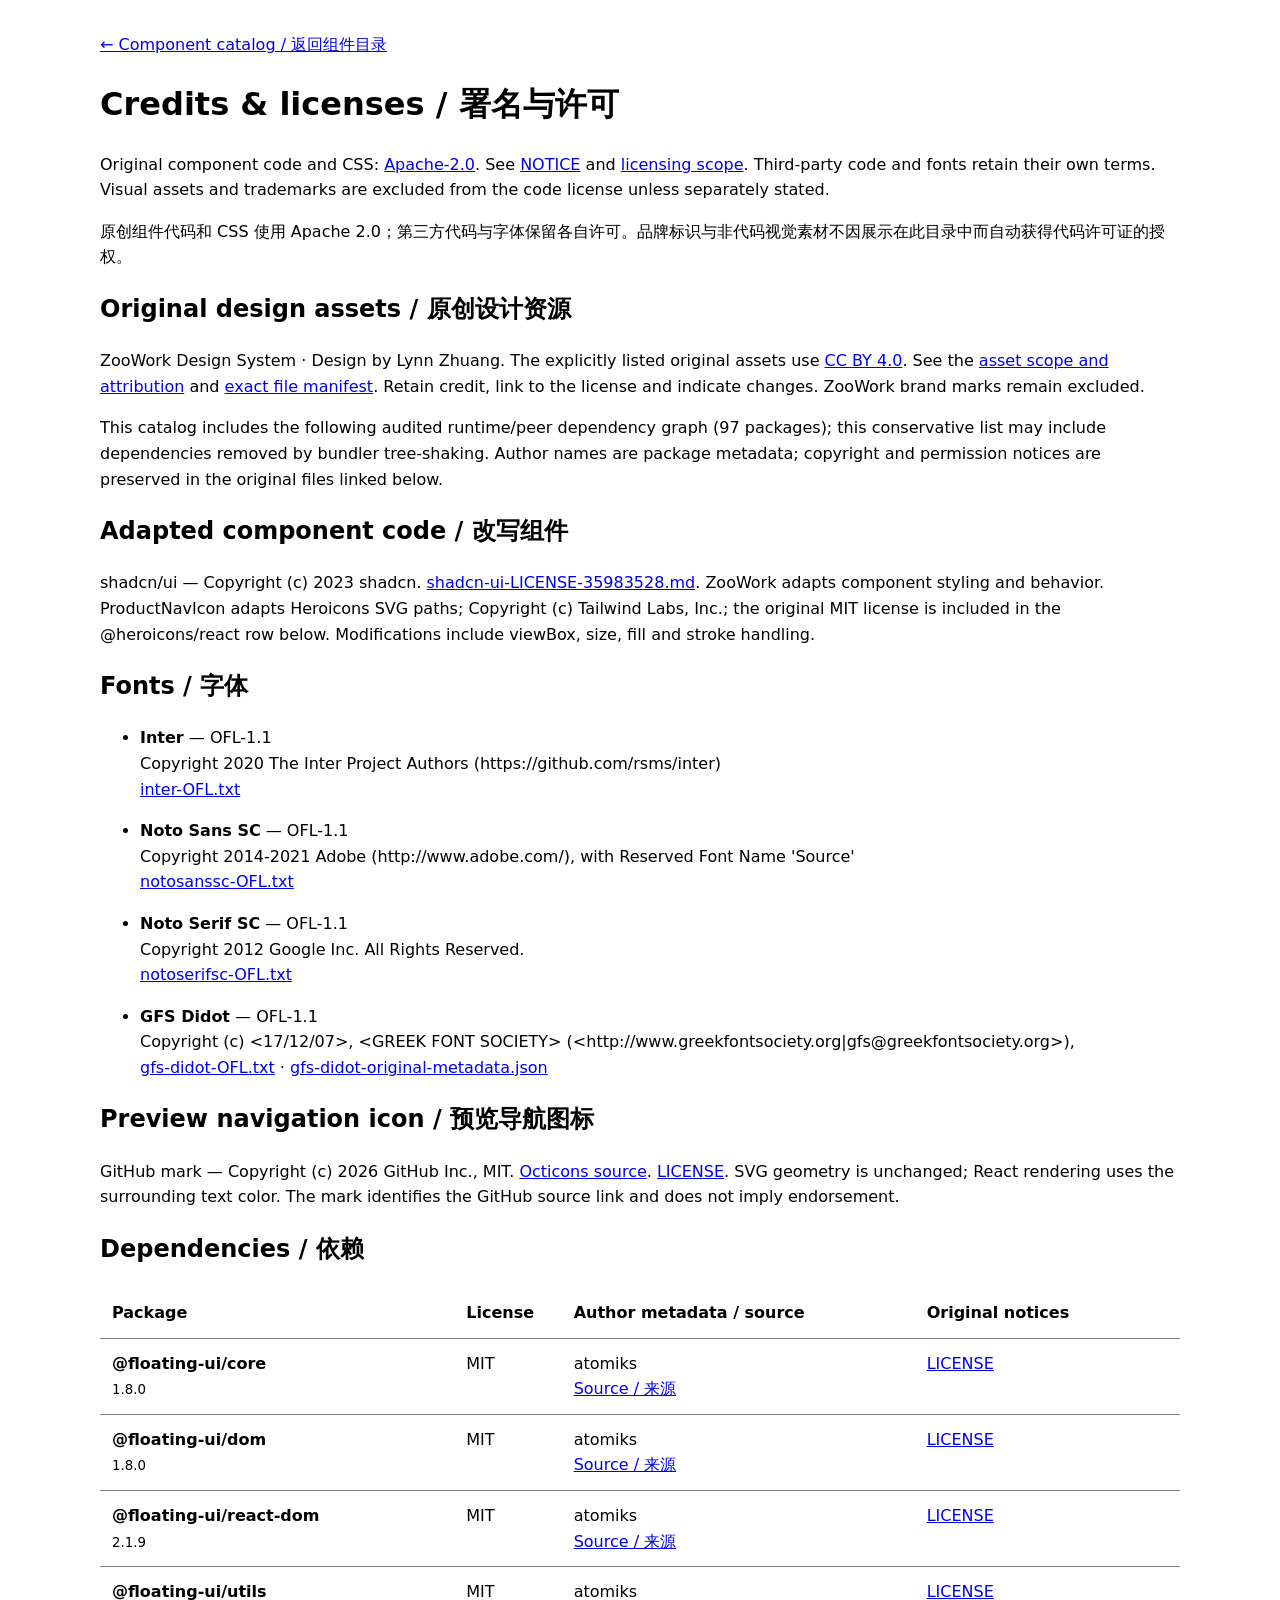
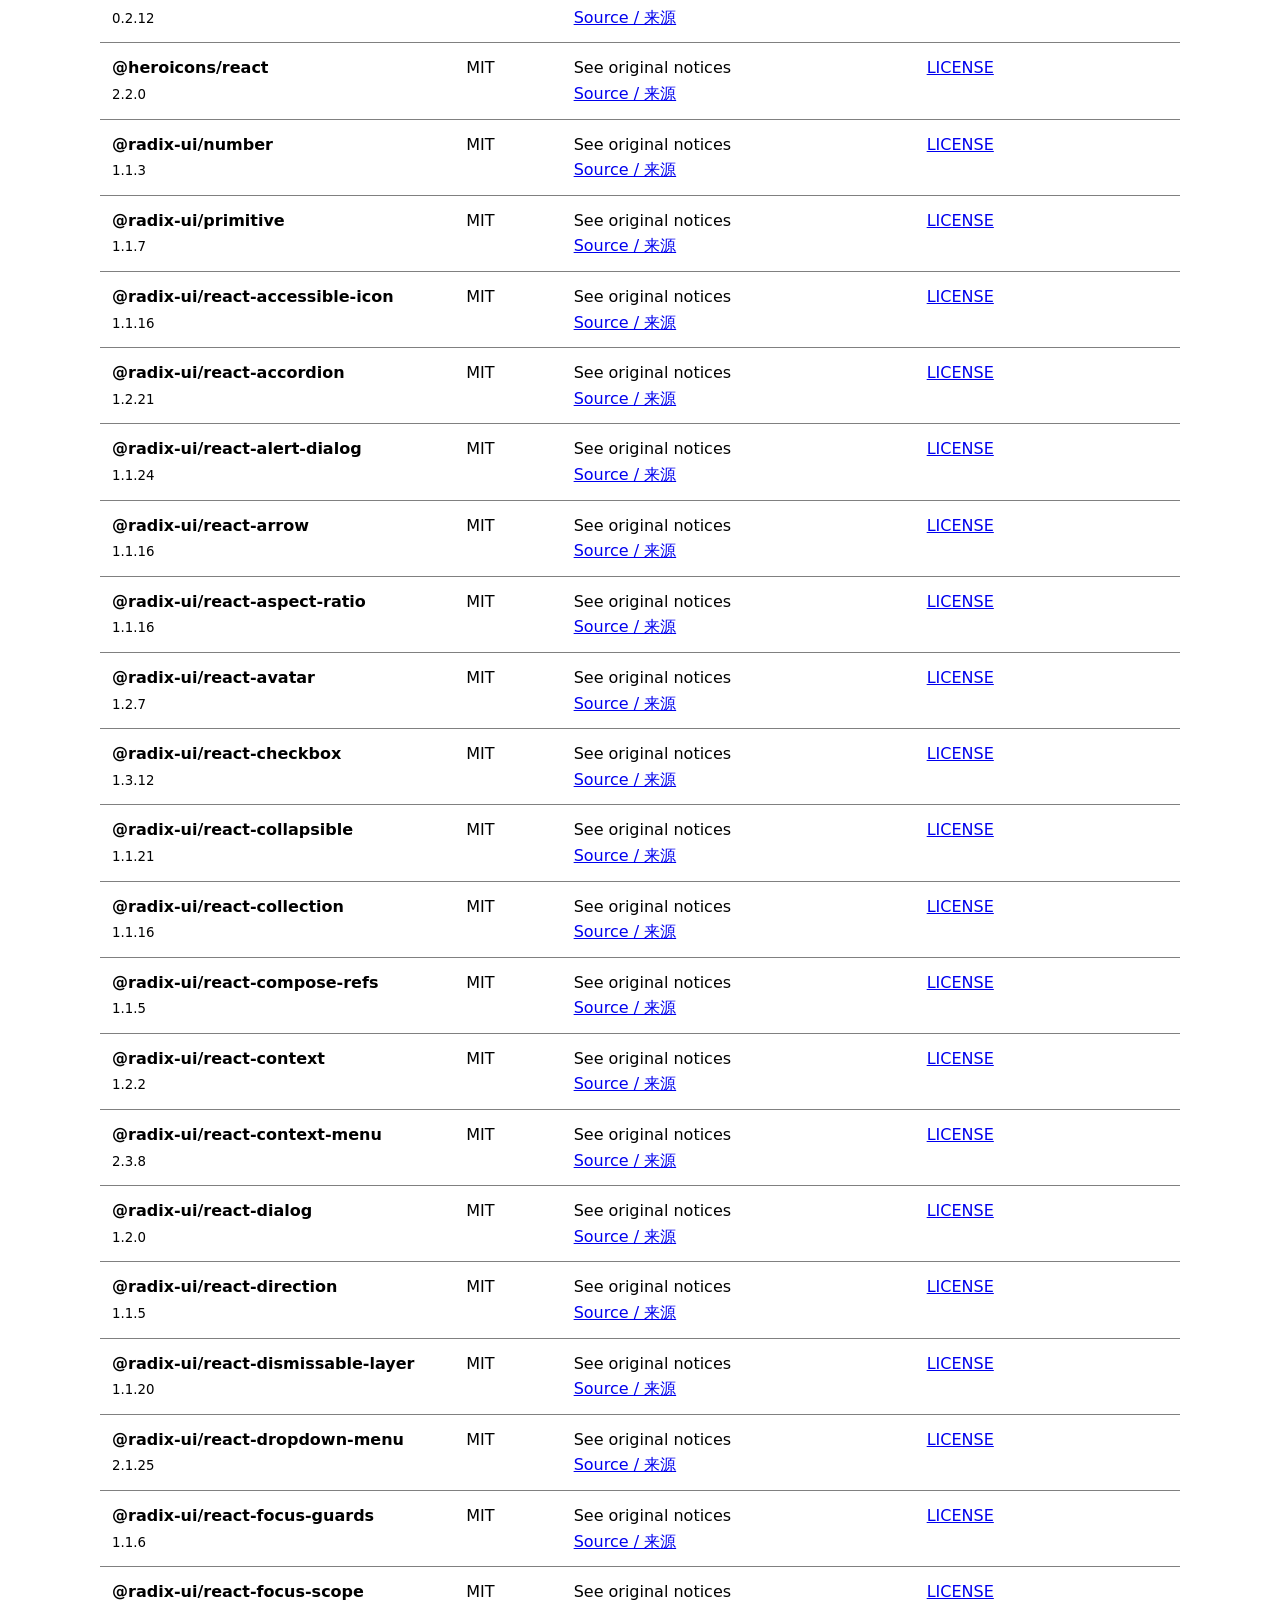
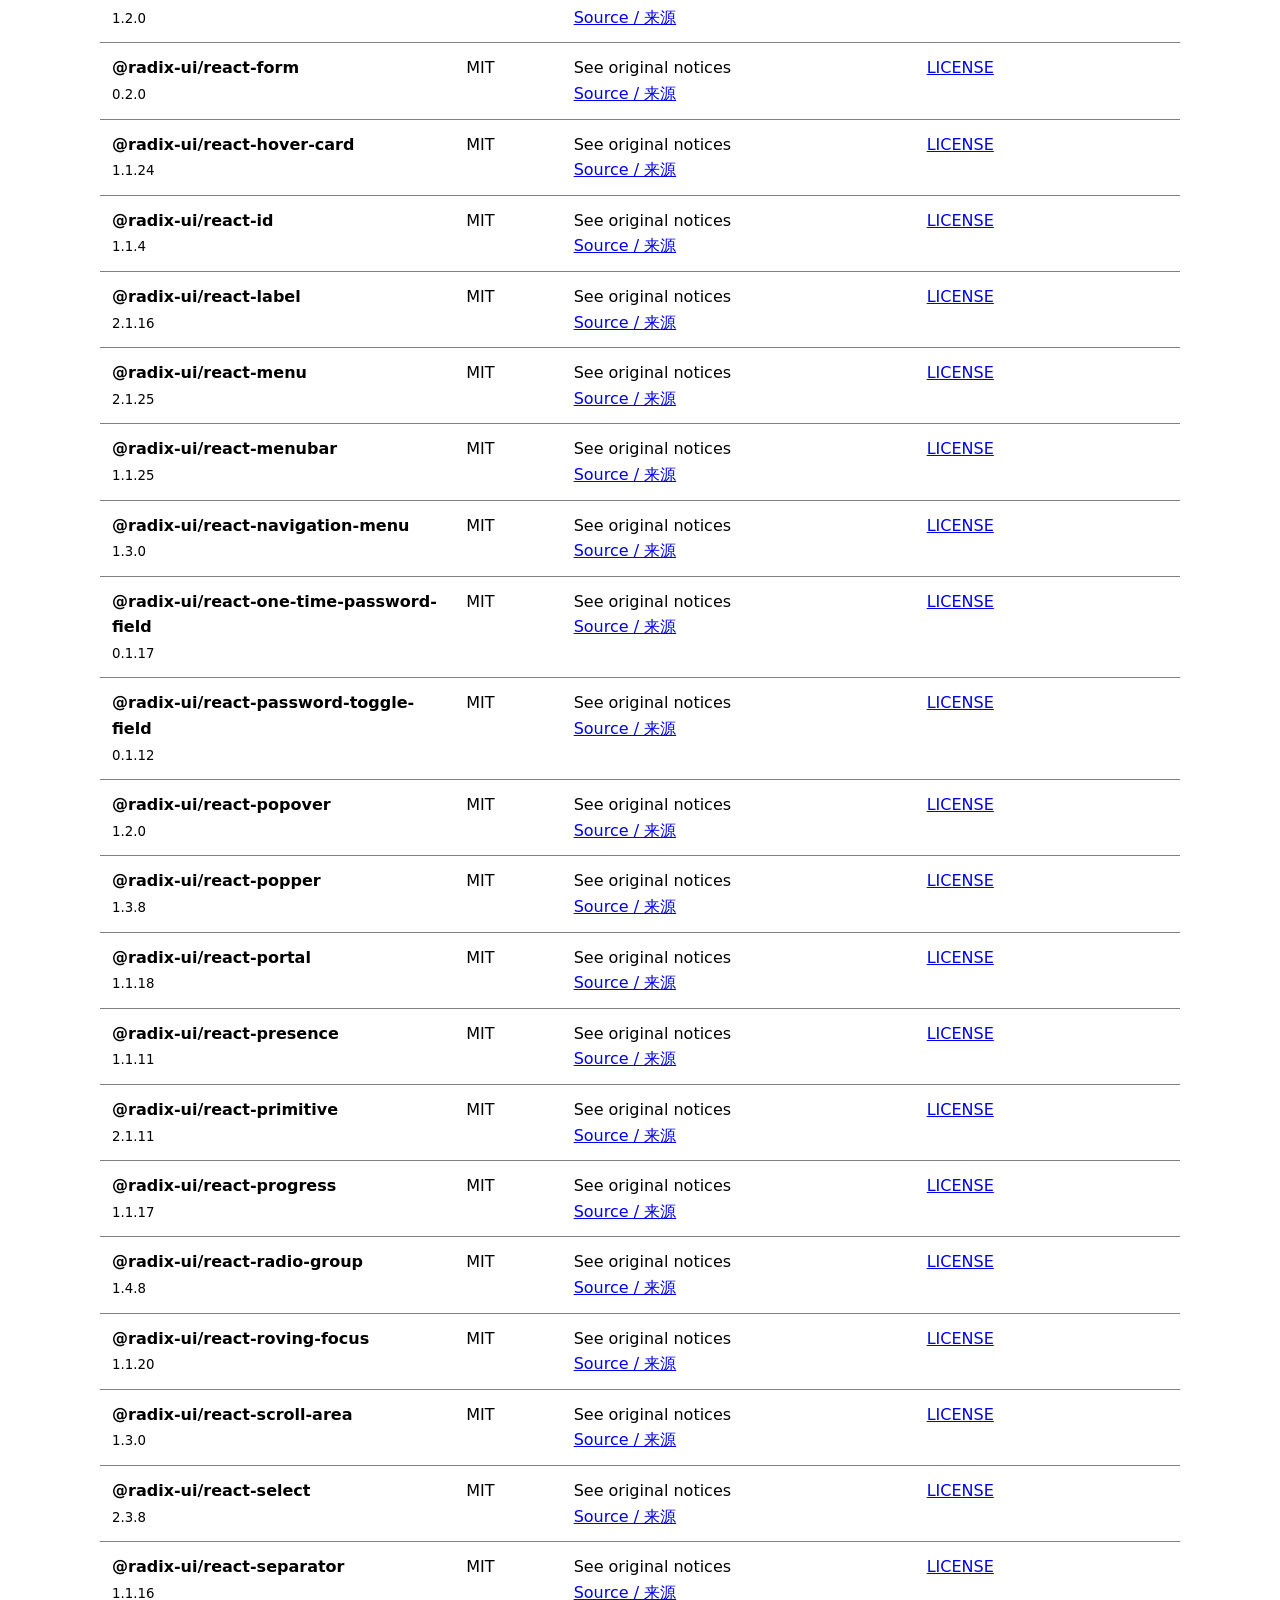
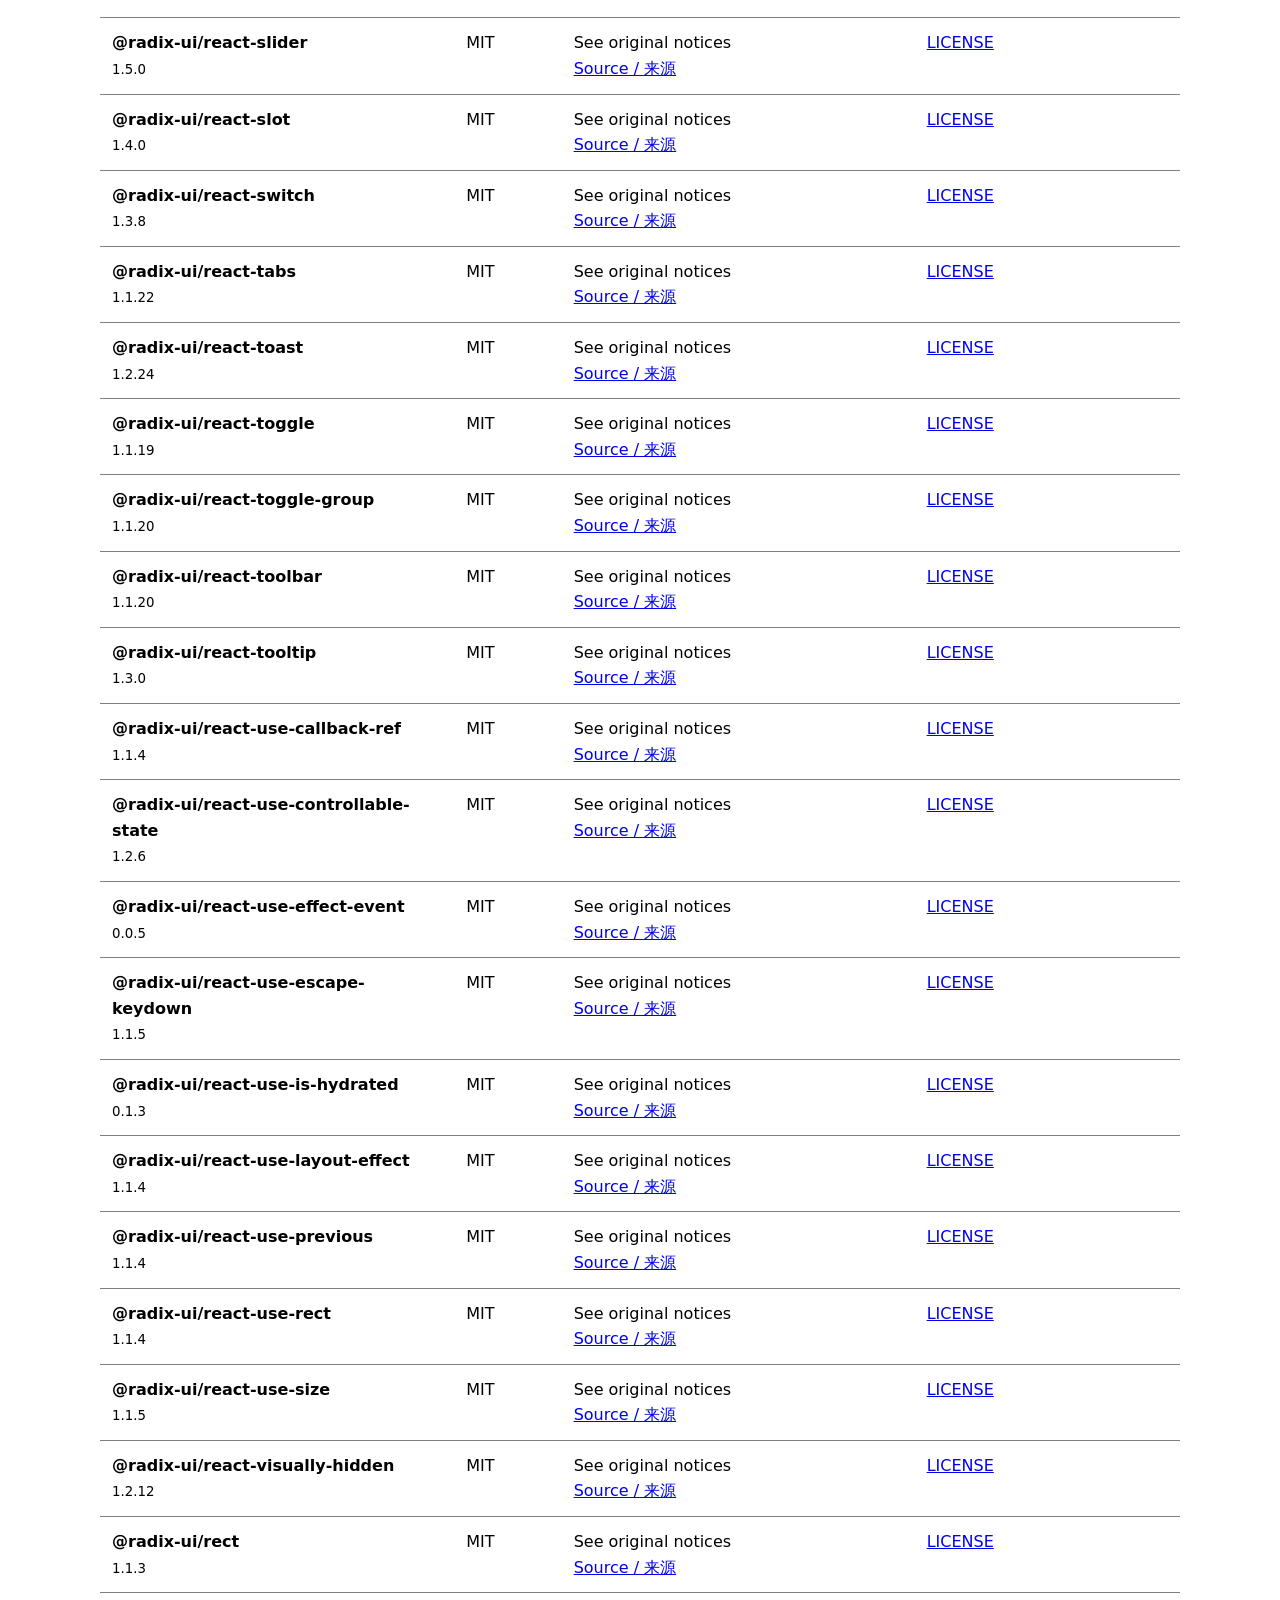
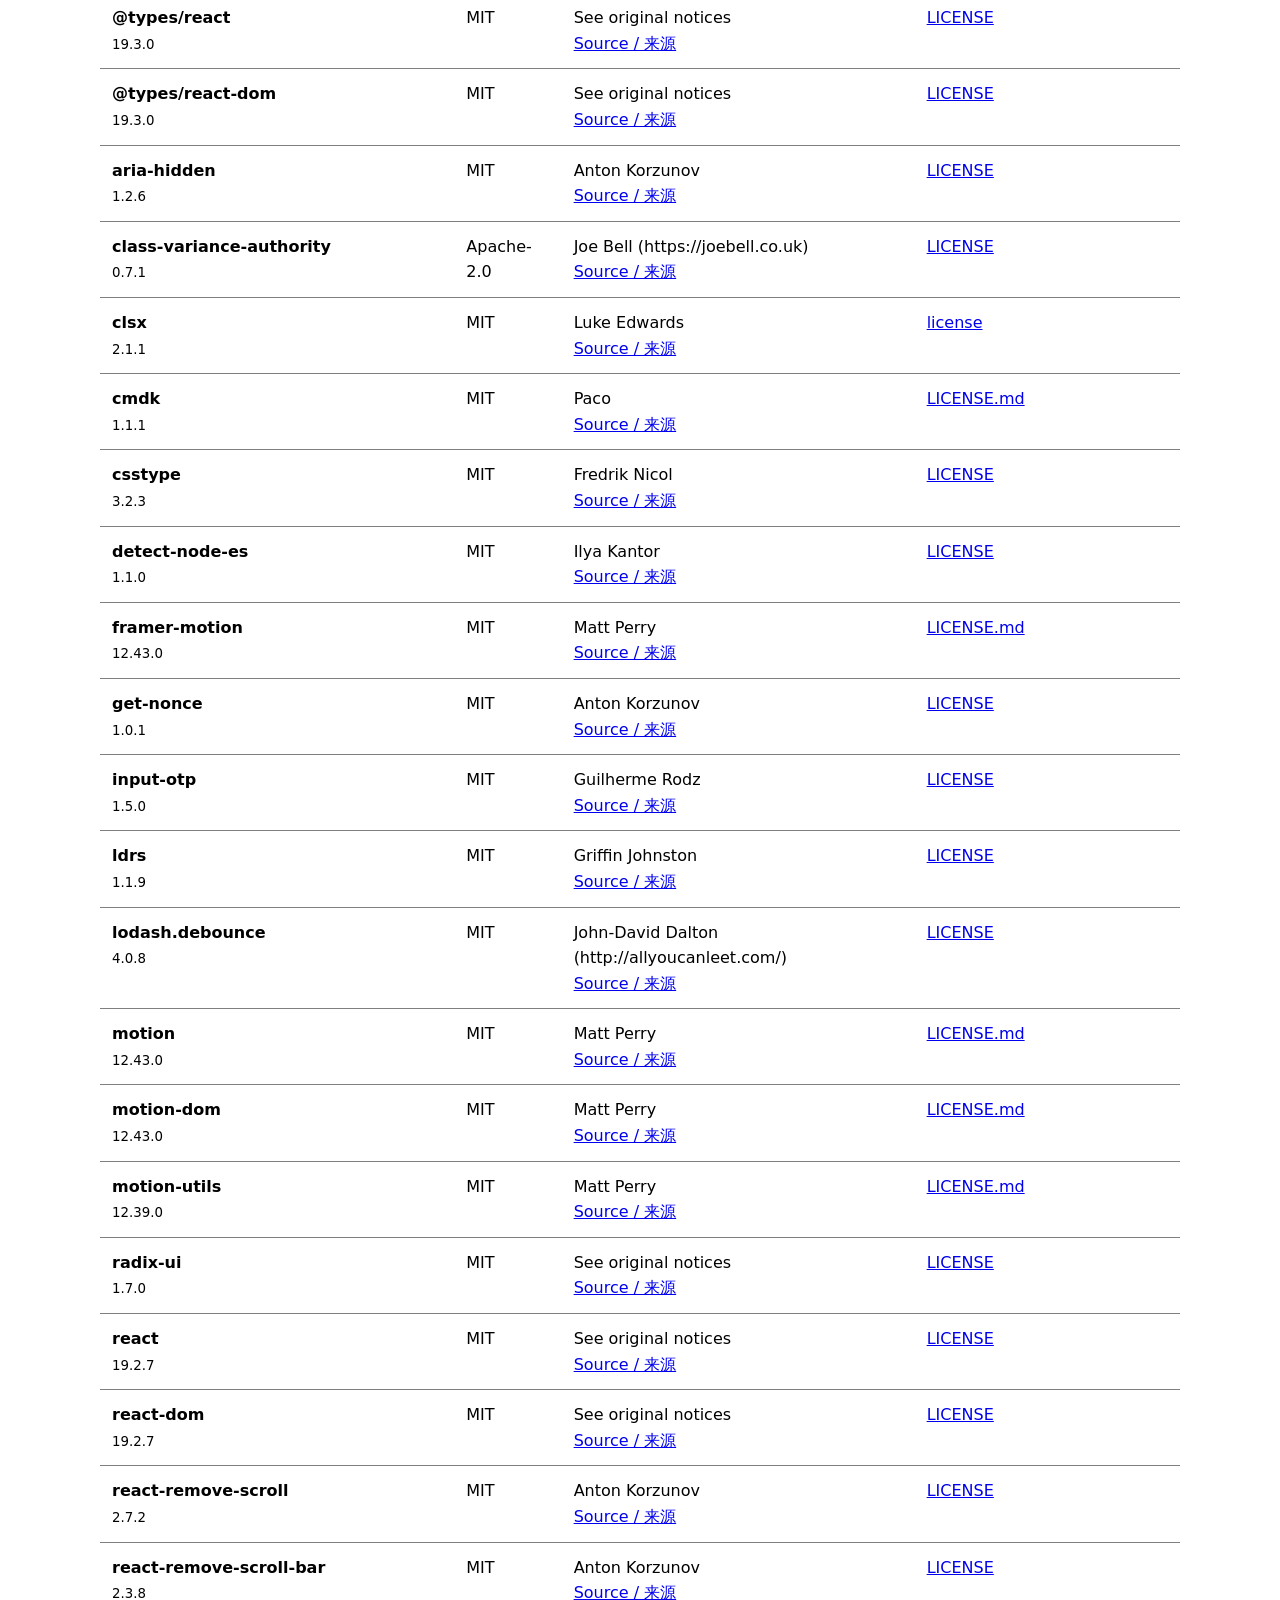
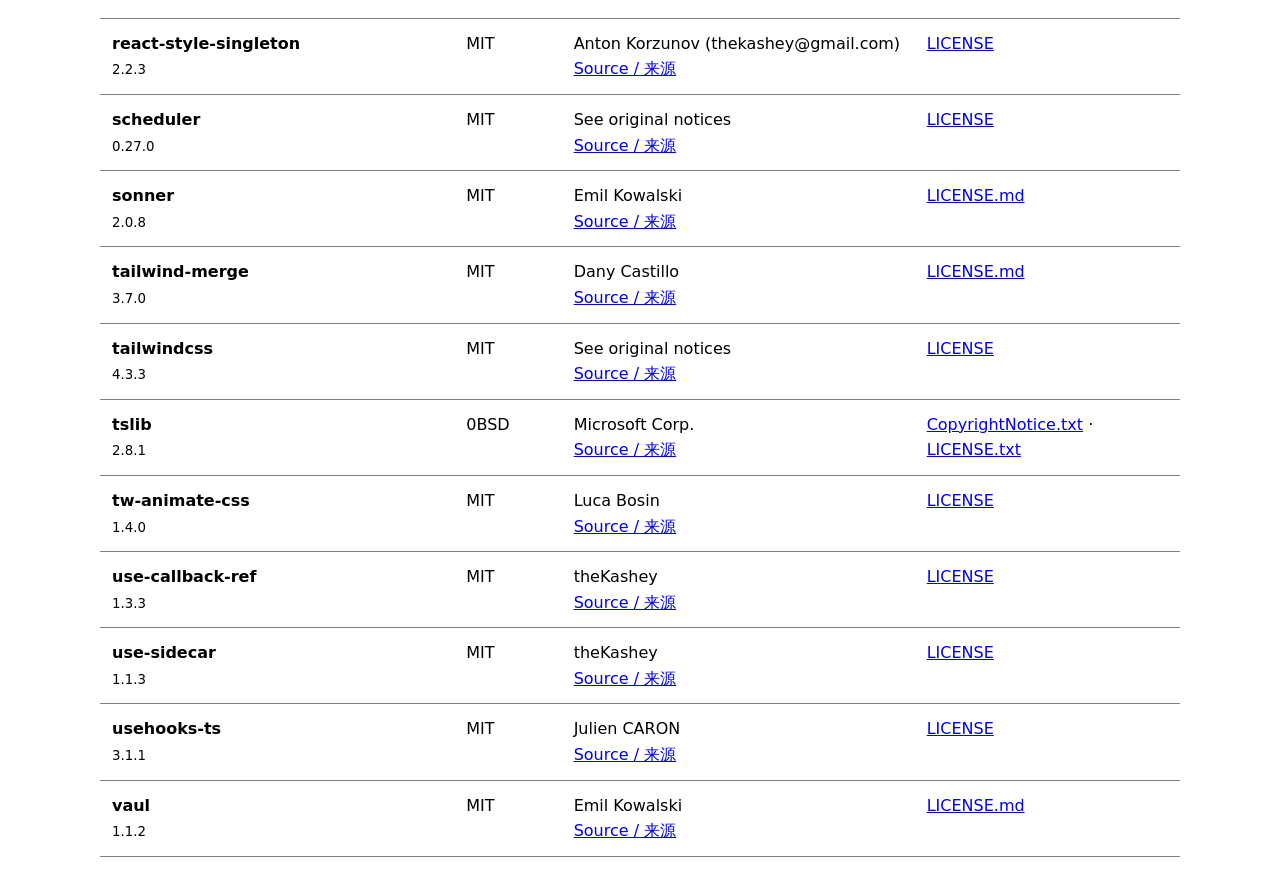
<file: assets/licenses/index.html>
<!doctype html>
<html lang="en"><head><meta charset="utf-8"><meta name="viewport" content="width=device-width, initial-scale=1"><title>Credits &amp; licenses · ZooWork</title>
<style>html{color-scheme:light dark}body{font:16px/1.6 system-ui,sans-serif;max-width:1080px;margin:0 auto;padding:32px 20px;overflow-wrap:anywhere}a{color:LinkText}table{border-collapse:collapse;width:100%}td,th{padding:12px;text-align:left;vertical-align:top;border-bottom:1px solid GrayText;overflow-wrap:anywhere}th{font-weight:600}small{font-weight:400}li{margin:16px 0}.table-wrap{overflow:auto}a:focus-visible{outline:2px solid Highlight;outline-offset:3px}</style></head>
<body><main><a href="../../">← Component catalog / 返回组件目录</a><h1>Credits &amp; licenses / 署名与许可</h1>
<p>Original component code and CSS: <a href="LICENSE">Apache-2.0</a>. See <a href="NOTICE">NOTICE</a> and <a href="LICENSING.md">licensing scope</a>. Third-party code and fonts retain their own terms. Visual assets and trademarks are excluded from the code license unless separately stated.</p>
<p lang="zh-CN">原创组件代码和 CSS 使用 Apache 2.0；第三方代码与字体保留各自许可。品牌标识与非代码视觉素材不因展示在此目录中而自动获得代码许可证的授权。</p>
<h2>Original design assets / 原创设计资源</h2><p>ZooWork Design System · Design by Lynn Zhuang. The explicitly listed original assets use <a href="LICENSE-CC-BY-4.0">CC BY 4.0</a>. See the <a href="DESIGN_ASSETS.md">asset scope and attribution</a> and <a href="ASSET_MANIFEST.json">exact file manifest</a>. Retain credit, link to the license and indicate changes. ZooWork brand marks remain excluded.</p>
<p>This catalog includes the following audited runtime/peer dependency graph (97 packages); this conservative list may include dependencies removed by bundler tree-shaking. Author names are package metadata; copyright and permission notices are preserved in the original files linked below.</p>
<h2>Adapted component code / 改写组件</h2><p>shadcn/ui — Copyright (c) 2023 shadcn. <a href="licenses/copied-source/shadcn-ui-LICENSE-35983528.md">shadcn-ui-LICENSE-35983528.md</a>. ZooWork adapts component styling and behavior. ProductNavIcon adapts Heroicons SVG paths; Copyright (c) Tailwind Labs, Inc.; the original MIT license is included in the @heroicons/react row below. Modifications include viewBox, size, fill and stroke handling.</p>
<h2>Fonts / 字体</h2><ul><li><strong>Inter</strong> — OFL-1.1<br>Copyright 2020 The Inter Project Authors (https://github.com/rsms/inter)<br><a href="licenses/fonts/inter-OFL.txt">inter-OFL.txt</a></li>
<li><strong>Noto Sans SC</strong> — OFL-1.1<br>Copyright 2014-2021 Adobe (http://www.adobe.com/), with Reserved Font Name &#39;Source&#39;<br><a href="licenses/fonts/notosanssc-OFL.txt">notosanssc-OFL.txt</a></li>
<li><strong>Noto Serif SC</strong> — OFL-1.1<br>Copyright 2012 Google Inc. All Rights Reserved.<br><a href="licenses/fonts/notoserifsc-OFL.txt">notoserifsc-OFL.txt</a></li>
<li><strong>GFS Didot</strong> — OFL-1.1<br>Copyright (c) &lt;17/12/07&gt;, &lt;GREEK FONT SOCIETY&gt; (&lt;http://www.greekfontsociety.org|gfs@greekfontsociety.org&gt;),<br><a href="licenses/fonts/gfs-didot-OFL.txt">gfs-didot-OFL.txt</a> · <a href="licenses/fonts/gfs-didot-original-metadata.json">gfs-didot-original-metadata.json</a></li></ul>
<h2>Preview navigation icon / 预览导航图标</h2><p>GitHub mark — Copyright (c) 2026 GitHub Inc., MIT. <a href="https://github.com/primer/octicons/blob/68ec2de8d0ddfcbb7497da01d0b7d98eb5593020/icons/mark-github-16.svg">Octicons source</a>. <a href="licenses/preview/github-octicons/LICENSE">LICENSE</a>. SVG geometry is unchanged; React rendering uses the surrounding text color. The mark identifies the GitHub source link and does not imply endorsement.</p>
<h2>Dependencies / 依赖</h2><div class="table-wrap" role="region" aria-label="Dependency licenses" tabindex="0"><table><thead><tr><th scope="col">Package</th><th scope="col">License</th><th scope="col">Author metadata / source</th><th scope="col">Original notices</th></tr></thead><tbody><tr><th scope="row">@floating-ui/core<br><small>1.8.0</small></th><td>MIT</td><td>atomiks<br><a href="https://www.npmjs.com/package/@floating-ui/core/v/1.8.0">Source / 来源</a></td><td><a href="licenses/npm/_floating-ui_core_1.8.0/LICENSE">LICENSE</a></td></tr>
<tr><th scope="row">@floating-ui/dom<br><small>1.8.0</small></th><td>MIT</td><td>atomiks<br><a href="https://www.npmjs.com/package/@floating-ui/dom/v/1.8.0">Source / 来源</a></td><td><a href="licenses/npm/_floating-ui_dom_1.8.0/LICENSE">LICENSE</a></td></tr>
<tr><th scope="row">@floating-ui/react-dom<br><small>2.1.9</small></th><td>MIT</td><td>atomiks<br><a href="https://www.npmjs.com/package/@floating-ui/react-dom/v/2.1.9">Source / 来源</a></td><td><a href="licenses/npm/_floating-ui_react-dom_2.1.9/LICENSE">LICENSE</a></td></tr>
<tr><th scope="row">@floating-ui/utils<br><small>0.2.12</small></th><td>MIT</td><td>atomiks<br><a href="https://www.npmjs.com/package/@floating-ui/utils/v/0.2.12">Source / 来源</a></td><td><a href="licenses/npm/_floating-ui_utils_0.2.12/LICENSE">LICENSE</a></td></tr>
<tr><th scope="row">@heroicons/react<br><small>2.2.0</small></th><td>MIT</td><td>See original notices<br><a href="https://www.npmjs.com/package/@heroicons/react/v/2.2.0">Source / 来源</a></td><td><a href="licenses/npm/_heroicons_react_2.2.0/LICENSE">LICENSE</a></td></tr>
<tr><th scope="row">@radix-ui/number<br><small>1.1.3</small></th><td>MIT</td><td>See original notices<br><a href="https://www.npmjs.com/package/@radix-ui/number/v/1.1.3">Source / 来源</a></td><td><a href="licenses/npm/_radix-ui_number_1.1.3/LICENSE">LICENSE</a></td></tr>
<tr><th scope="row">@radix-ui/primitive<br><small>1.1.7</small></th><td>MIT</td><td>See original notices<br><a href="https://www.npmjs.com/package/@radix-ui/primitive/v/1.1.7">Source / 来源</a></td><td><a href="licenses/npm/_radix-ui_primitive_1.1.7/LICENSE">LICENSE</a></td></tr>
<tr><th scope="row">@radix-ui/react-accessible-icon<br><small>1.1.16</small></th><td>MIT</td><td>See original notices<br><a href="https://www.npmjs.com/package/@radix-ui/react-accessible-icon/v/1.1.16">Source / 来源</a></td><td><a href="licenses/npm/_radix-ui_react-accessible-icon_1.1.16/LICENSE">LICENSE</a></td></tr>
<tr><th scope="row">@radix-ui/react-accordion<br><small>1.2.21</small></th><td>MIT</td><td>See original notices<br><a href="https://www.npmjs.com/package/@radix-ui/react-accordion/v/1.2.21">Source / 来源</a></td><td><a href="licenses/npm/_radix-ui_react-accordion_1.2.21/LICENSE">LICENSE</a></td></tr>
<tr><th scope="row">@radix-ui/react-alert-dialog<br><small>1.1.24</small></th><td>MIT</td><td>See original notices<br><a href="https://www.npmjs.com/package/@radix-ui/react-alert-dialog/v/1.1.24">Source / 来源</a></td><td><a href="licenses/npm/_radix-ui_react-alert-dialog_1.1.24/LICENSE">LICENSE</a></td></tr>
<tr><th scope="row">@radix-ui/react-arrow<br><small>1.1.16</small></th><td>MIT</td><td>See original notices<br><a href="https://www.npmjs.com/package/@radix-ui/react-arrow/v/1.1.16">Source / 来源</a></td><td><a href="licenses/npm/_radix-ui_react-arrow_1.1.16/LICENSE">LICENSE</a></td></tr>
<tr><th scope="row">@radix-ui/react-aspect-ratio<br><small>1.1.16</small></th><td>MIT</td><td>See original notices<br><a href="https://www.npmjs.com/package/@radix-ui/react-aspect-ratio/v/1.1.16">Source / 来源</a></td><td><a href="licenses/npm/_radix-ui_react-aspect-ratio_1.1.16/LICENSE">LICENSE</a></td></tr>
<tr><th scope="row">@radix-ui/react-avatar<br><small>1.2.7</small></th><td>MIT</td><td>See original notices<br><a href="https://www.npmjs.com/package/@radix-ui/react-avatar/v/1.2.7">Source / 来源</a></td><td><a href="licenses/npm/_radix-ui_react-avatar_1.2.7/LICENSE">LICENSE</a></td></tr>
<tr><th scope="row">@radix-ui/react-checkbox<br><small>1.3.12</small></th><td>MIT</td><td>See original notices<br><a href="https://www.npmjs.com/package/@radix-ui/react-checkbox/v/1.3.12">Source / 来源</a></td><td><a href="licenses/npm/_radix-ui_react-checkbox_1.3.12/LICENSE">LICENSE</a></td></tr>
<tr><th scope="row">@radix-ui/react-collapsible<br><small>1.1.21</small></th><td>MIT</td><td>See original notices<br><a href="https://www.npmjs.com/package/@radix-ui/react-collapsible/v/1.1.21">Source / 来源</a></td><td><a href="licenses/npm/_radix-ui_react-collapsible_1.1.21/LICENSE">LICENSE</a></td></tr>
<tr><th scope="row">@radix-ui/react-collection<br><small>1.1.16</small></th><td>MIT</td><td>See original notices<br><a href="https://www.npmjs.com/package/@radix-ui/react-collection/v/1.1.16">Source / 来源</a></td><td><a href="licenses/npm/_radix-ui_react-collection_1.1.16/LICENSE">LICENSE</a></td></tr>
<tr><th scope="row">@radix-ui/react-compose-refs<br><small>1.1.5</small></th><td>MIT</td><td>See original notices<br><a href="https://www.npmjs.com/package/@radix-ui/react-compose-refs/v/1.1.5">Source / 来源</a></td><td><a href="licenses/npm/_radix-ui_react-compose-refs_1.1.5/LICENSE">LICENSE</a></td></tr>
<tr><th scope="row">@radix-ui/react-context<br><small>1.2.2</small></th><td>MIT</td><td>See original notices<br><a href="https://www.npmjs.com/package/@radix-ui/react-context/v/1.2.2">Source / 来源</a></td><td><a href="licenses/npm/_radix-ui_react-context_1.2.2/LICENSE">LICENSE</a></td></tr>
<tr><th scope="row">@radix-ui/react-context-menu<br><small>2.3.8</small></th><td>MIT</td><td>See original notices<br><a href="https://www.npmjs.com/package/@radix-ui/react-context-menu/v/2.3.8">Source / 来源</a></td><td><a href="licenses/npm/_radix-ui_react-context-menu_2.3.8/LICENSE">LICENSE</a></td></tr>
<tr><th scope="row">@radix-ui/react-dialog<br><small>1.2.0</small></th><td>MIT</td><td>See original notices<br><a href="https://www.npmjs.com/package/@radix-ui/react-dialog/v/1.2.0">Source / 来源</a></td><td><a href="licenses/npm/_radix-ui_react-dialog_1.2.0/LICENSE">LICENSE</a></td></tr>
<tr><th scope="row">@radix-ui/react-direction<br><small>1.1.5</small></th><td>MIT</td><td>See original notices<br><a href="https://www.npmjs.com/package/@radix-ui/react-direction/v/1.1.5">Source / 来源</a></td><td><a href="licenses/npm/_radix-ui_react-direction_1.1.5/LICENSE">LICENSE</a></td></tr>
<tr><th scope="row">@radix-ui/react-dismissable-layer<br><small>1.1.20</small></th><td>MIT</td><td>See original notices<br><a href="https://www.npmjs.com/package/@radix-ui/react-dismissable-layer/v/1.1.20">Source / 来源</a></td><td><a href="licenses/npm/_radix-ui_react-dismissable-layer_1.1.20/LICENSE">LICENSE</a></td></tr>
<tr><th scope="row">@radix-ui/react-dropdown-menu<br><small>2.1.25</small></th><td>MIT</td><td>See original notices<br><a href="https://www.npmjs.com/package/@radix-ui/react-dropdown-menu/v/2.1.25">Source / 来源</a></td><td><a href="licenses/npm/_radix-ui_react-dropdown-menu_2.1.25/LICENSE">LICENSE</a></td></tr>
<tr><th scope="row">@radix-ui/react-focus-guards<br><small>1.1.6</small></th><td>MIT</td><td>See original notices<br><a href="https://www.npmjs.com/package/@radix-ui/react-focus-guards/v/1.1.6">Source / 来源</a></td><td><a href="licenses/npm/_radix-ui_react-focus-guards_1.1.6/LICENSE">LICENSE</a></td></tr>
<tr><th scope="row">@radix-ui/react-focus-scope<br><small>1.2.0</small></th><td>MIT</td><td>See original notices<br><a href="https://www.npmjs.com/package/@radix-ui/react-focus-scope/v/1.2.0">Source / 来源</a></td><td><a href="licenses/npm/_radix-ui_react-focus-scope_1.2.0/LICENSE">LICENSE</a></td></tr>
<tr><th scope="row">@radix-ui/react-form<br><small>0.2.0</small></th><td>MIT</td><td>See original notices<br><a href="https://www.npmjs.com/package/@radix-ui/react-form/v/0.2.0">Source / 来源</a></td><td><a href="licenses/npm/_radix-ui_react-form_0.2.0/LICENSE">LICENSE</a></td></tr>
<tr><th scope="row">@radix-ui/react-hover-card<br><small>1.1.24</small></th><td>MIT</td><td>See original notices<br><a href="https://www.npmjs.com/package/@radix-ui/react-hover-card/v/1.1.24">Source / 来源</a></td><td><a href="licenses/npm/_radix-ui_react-hover-card_1.1.24/LICENSE">LICENSE</a></td></tr>
<tr><th scope="row">@radix-ui/react-id<br><small>1.1.4</small></th><td>MIT</td><td>See original notices<br><a href="https://www.npmjs.com/package/@radix-ui/react-id/v/1.1.4">Source / 来源</a></td><td><a href="licenses/npm/_radix-ui_react-id_1.1.4/LICENSE">LICENSE</a></td></tr>
<tr><th scope="row">@radix-ui/react-label<br><small>2.1.16</small></th><td>MIT</td><td>See original notices<br><a href="https://www.npmjs.com/package/@radix-ui/react-label/v/2.1.16">Source / 来源</a></td><td><a href="licenses/npm/_radix-ui_react-label_2.1.16/LICENSE">LICENSE</a></td></tr>
<tr><th scope="row">@radix-ui/react-menu<br><small>2.1.25</small></th><td>MIT</td><td>See original notices<br><a href="https://www.npmjs.com/package/@radix-ui/react-menu/v/2.1.25">Source / 来源</a></td><td><a href="licenses/npm/_radix-ui_react-menu_2.1.25/LICENSE">LICENSE</a></td></tr>
<tr><th scope="row">@radix-ui/react-menubar<br><small>1.1.25</small></th><td>MIT</td><td>See original notices<br><a href="https://www.npmjs.com/package/@radix-ui/react-menubar/v/1.1.25">Source / 来源</a></td><td><a href="licenses/npm/_radix-ui_react-menubar_1.1.25/LICENSE">LICENSE</a></td></tr>
<tr><th scope="row">@radix-ui/react-navigation-menu<br><small>1.3.0</small></th><td>MIT</td><td>See original notices<br><a href="https://www.npmjs.com/package/@radix-ui/react-navigation-menu/v/1.3.0">Source / 来源</a></td><td><a href="licenses/npm/_radix-ui_react-navigation-menu_1.3.0/LICENSE">LICENSE</a></td></tr>
<tr><th scope="row">@radix-ui/react-one-time-password-field<br><small>0.1.17</small></th><td>MIT</td><td>See original notices<br><a href="https://www.npmjs.com/package/@radix-ui/react-one-time-password-field/v/0.1.17">Source / 来源</a></td><td><a href="licenses/npm/_radix-ui_react-one-time-password-field_0.1.17/LICENSE">LICENSE</a></td></tr>
<tr><th scope="row">@radix-ui/react-password-toggle-field<br><small>0.1.12</small></th><td>MIT</td><td>See original notices<br><a href="https://www.npmjs.com/package/@radix-ui/react-password-toggle-field/v/0.1.12">Source / 来源</a></td><td><a href="licenses/npm/_radix-ui_react-password-toggle-field_0.1.12/LICENSE">LICENSE</a></td></tr>
<tr><th scope="row">@radix-ui/react-popover<br><small>1.2.0</small></th><td>MIT</td><td>See original notices<br><a href="https://www.npmjs.com/package/@radix-ui/react-popover/v/1.2.0">Source / 来源</a></td><td><a href="licenses/npm/_radix-ui_react-popover_1.2.0/LICENSE">LICENSE</a></td></tr>
<tr><th scope="row">@radix-ui/react-popper<br><small>1.3.8</small></th><td>MIT</td><td>See original notices<br><a href="https://www.npmjs.com/package/@radix-ui/react-popper/v/1.3.8">Source / 来源</a></td><td><a href="licenses/npm/_radix-ui_react-popper_1.3.8/LICENSE">LICENSE</a></td></tr>
<tr><th scope="row">@radix-ui/react-portal<br><small>1.1.18</small></th><td>MIT</td><td>See original notices<br><a href="https://www.npmjs.com/package/@radix-ui/react-portal/v/1.1.18">Source / 来源</a></td><td><a href="licenses/npm/_radix-ui_react-portal_1.1.18/LICENSE">LICENSE</a></td></tr>
<tr><th scope="row">@radix-ui/react-presence<br><small>1.1.11</small></th><td>MIT</td><td>See original notices<br><a href="https://www.npmjs.com/package/@radix-ui/react-presence/v/1.1.11">Source / 来源</a></td><td><a href="licenses/npm/_radix-ui_react-presence_1.1.11/LICENSE">LICENSE</a></td></tr>
<tr><th scope="row">@radix-ui/react-primitive<br><small>2.1.11</small></th><td>MIT</td><td>See original notices<br><a href="https://www.npmjs.com/package/@radix-ui/react-primitive/v/2.1.11">Source / 来源</a></td><td><a href="licenses/npm/_radix-ui_react-primitive_2.1.11/LICENSE">LICENSE</a></td></tr>
<tr><th scope="row">@radix-ui/react-progress<br><small>1.1.17</small></th><td>MIT</td><td>See original notices<br><a href="https://www.npmjs.com/package/@radix-ui/react-progress/v/1.1.17">Source / 来源</a></td><td><a href="licenses/npm/_radix-ui_react-progress_1.1.17/LICENSE">LICENSE</a></td></tr>
<tr><th scope="row">@radix-ui/react-radio-group<br><small>1.4.8</small></th><td>MIT</td><td>See original notices<br><a href="https://www.npmjs.com/package/@radix-ui/react-radio-group/v/1.4.8">Source / 来源</a></td><td><a href="licenses/npm/_radix-ui_react-radio-group_1.4.8/LICENSE">LICENSE</a></td></tr>
<tr><th scope="row">@radix-ui/react-roving-focus<br><small>1.1.20</small></th><td>MIT</td><td>See original notices<br><a href="https://www.npmjs.com/package/@radix-ui/react-roving-focus/v/1.1.20">Source / 来源</a></td><td><a href="licenses/npm/_radix-ui_react-roving-focus_1.1.20/LICENSE">LICENSE</a></td></tr>
<tr><th scope="row">@radix-ui/react-scroll-area<br><small>1.3.0</small></th><td>MIT</td><td>See original notices<br><a href="https://www.npmjs.com/package/@radix-ui/react-scroll-area/v/1.3.0">Source / 来源</a></td><td><a href="licenses/npm/_radix-ui_react-scroll-area_1.3.0/LICENSE">LICENSE</a></td></tr>
<tr><th scope="row">@radix-ui/react-select<br><small>2.3.8</small></th><td>MIT</td><td>See original notices<br><a href="https://www.npmjs.com/package/@radix-ui/react-select/v/2.3.8">Source / 来源</a></td><td><a href="licenses/npm/_radix-ui_react-select_2.3.8/LICENSE">LICENSE</a></td></tr>
<tr><th scope="row">@radix-ui/react-separator<br><small>1.1.16</small></th><td>MIT</td><td>See original notices<br><a href="https://www.npmjs.com/package/@radix-ui/react-separator/v/1.1.16">Source / 来源</a></td><td><a href="licenses/npm/_radix-ui_react-separator_1.1.16/LICENSE">LICENSE</a></td></tr>
<tr><th scope="row">@radix-ui/react-slider<br><small>1.5.0</small></th><td>MIT</td><td>See original notices<br><a href="https://www.npmjs.com/package/@radix-ui/react-slider/v/1.5.0">Source / 来源</a></td><td><a href="licenses/npm/_radix-ui_react-slider_1.5.0/LICENSE">LICENSE</a></td></tr>
<tr><th scope="row">@radix-ui/react-slot<br><small>1.4.0</small></th><td>MIT</td><td>See original notices<br><a href="https://www.npmjs.com/package/@radix-ui/react-slot/v/1.4.0">Source / 来源</a></td><td><a href="licenses/npm/_radix-ui_react-slot_1.4.0/LICENSE">LICENSE</a></td></tr>
<tr><th scope="row">@radix-ui/react-switch<br><small>1.3.8</small></th><td>MIT</td><td>See original notices<br><a href="https://www.npmjs.com/package/@radix-ui/react-switch/v/1.3.8">Source / 来源</a></td><td><a href="licenses/npm/_radix-ui_react-switch_1.3.8/LICENSE">LICENSE</a></td></tr>
<tr><th scope="row">@radix-ui/react-tabs<br><small>1.1.22</small></th><td>MIT</td><td>See original notices<br><a href="https://www.npmjs.com/package/@radix-ui/react-tabs/v/1.1.22">Source / 来源</a></td><td><a href="licenses/npm/_radix-ui_react-tabs_1.1.22/LICENSE">LICENSE</a></td></tr>
<tr><th scope="row">@radix-ui/react-toast<br><small>1.2.24</small></th><td>MIT</td><td>See original notices<br><a href="https://www.npmjs.com/package/@radix-ui/react-toast/v/1.2.24">Source / 来源</a></td><td><a href="licenses/npm/_radix-ui_react-toast_1.2.24/LICENSE">LICENSE</a></td></tr>
<tr><th scope="row">@radix-ui/react-toggle<br><small>1.1.19</small></th><td>MIT</td><td>See original notices<br><a href="https://www.npmjs.com/package/@radix-ui/react-toggle/v/1.1.19">Source / 来源</a></td><td><a href="licenses/npm/_radix-ui_react-toggle_1.1.19/LICENSE">LICENSE</a></td></tr>
<tr><th scope="row">@radix-ui/react-toggle-group<br><small>1.1.20</small></th><td>MIT</td><td>See original notices<br><a href="https://www.npmjs.com/package/@radix-ui/react-toggle-group/v/1.1.20">Source / 来源</a></td><td><a href="licenses/npm/_radix-ui_react-toggle-group_1.1.20/LICENSE">LICENSE</a></td></tr>
<tr><th scope="row">@radix-ui/react-toolbar<br><small>1.1.20</small></th><td>MIT</td><td>See original notices<br><a href="https://www.npmjs.com/package/@radix-ui/react-toolbar/v/1.1.20">Source / 来源</a></td><td><a href="licenses/npm/_radix-ui_react-toolbar_1.1.20/LICENSE">LICENSE</a></td></tr>
<tr><th scope="row">@radix-ui/react-tooltip<br><small>1.3.0</small></th><td>MIT</td><td>See original notices<br><a href="https://www.npmjs.com/package/@radix-ui/react-tooltip/v/1.3.0">Source / 来源</a></td><td><a href="licenses/npm/_radix-ui_react-tooltip_1.3.0/LICENSE">LICENSE</a></td></tr>
<tr><th scope="row">@radix-ui/react-use-callback-ref<br><small>1.1.4</small></th><td>MIT</td><td>See original notices<br><a href="https://www.npmjs.com/package/@radix-ui/react-use-callback-ref/v/1.1.4">Source / 来源</a></td><td><a href="licenses/npm/_radix-ui_react-use-callback-ref_1.1.4/LICENSE">LICENSE</a></td></tr>
<tr><th scope="row">@radix-ui/react-use-controllable-state<br><small>1.2.6</small></th><td>MIT</td><td>See original notices<br><a href="https://www.npmjs.com/package/@radix-ui/react-use-controllable-state/v/1.2.6">Source / 来源</a></td><td><a href="licenses/npm/_radix-ui_react-use-controllable-state_1.2.6/LICENSE">LICENSE</a></td></tr>
<tr><th scope="row">@radix-ui/react-use-effect-event<br><small>0.0.5</small></th><td>MIT</td><td>See original notices<br><a href="https://www.npmjs.com/package/@radix-ui/react-use-effect-event/v/0.0.5">Source / 来源</a></td><td><a href="licenses/npm/_radix-ui_react-use-effect-event_0.0.5/LICENSE">LICENSE</a></td></tr>
<tr><th scope="row">@radix-ui/react-use-escape-keydown<br><small>1.1.5</small></th><td>MIT</td><td>See original notices<br><a href="https://www.npmjs.com/package/@radix-ui/react-use-escape-keydown/v/1.1.5">Source / 来源</a></td><td><a href="licenses/npm/_radix-ui_react-use-escape-keydown_1.1.5/LICENSE">LICENSE</a></td></tr>
<tr><th scope="row">@radix-ui/react-use-is-hydrated<br><small>0.1.3</small></th><td>MIT</td><td>See original notices<br><a href="https://www.npmjs.com/package/@radix-ui/react-use-is-hydrated/v/0.1.3">Source / 来源</a></td><td><a href="licenses/npm/_radix-ui_react-use-is-hydrated_0.1.3/LICENSE">LICENSE</a></td></tr>
<tr><th scope="row">@radix-ui/react-use-layout-effect<br><small>1.1.4</small></th><td>MIT</td><td>See original notices<br><a href="https://www.npmjs.com/package/@radix-ui/react-use-layout-effect/v/1.1.4">Source / 来源</a></td><td><a href="licenses/npm/_radix-ui_react-use-layout-effect_1.1.4/LICENSE">LICENSE</a></td></tr>
<tr><th scope="row">@radix-ui/react-use-previous<br><small>1.1.4</small></th><td>MIT</td><td>See original notices<br><a href="https://www.npmjs.com/package/@radix-ui/react-use-previous/v/1.1.4">Source / 来源</a></td><td><a href="licenses/npm/_radix-ui_react-use-previous_1.1.4/LICENSE">LICENSE</a></td></tr>
<tr><th scope="row">@radix-ui/react-use-rect<br><small>1.1.4</small></th><td>MIT</td><td>See original notices<br><a href="https://www.npmjs.com/package/@radix-ui/react-use-rect/v/1.1.4">Source / 来源</a></td><td><a href="licenses/npm/_radix-ui_react-use-rect_1.1.4/LICENSE">LICENSE</a></td></tr>
<tr><th scope="row">@radix-ui/react-use-size<br><small>1.1.5</small></th><td>MIT</td><td>See original notices<br><a href="https://www.npmjs.com/package/@radix-ui/react-use-size/v/1.1.5">Source / 来源</a></td><td><a href="licenses/npm/_radix-ui_react-use-size_1.1.5/LICENSE">LICENSE</a></td></tr>
<tr><th scope="row">@radix-ui/react-visually-hidden<br><small>1.2.12</small></th><td>MIT</td><td>See original notices<br><a href="https://www.npmjs.com/package/@radix-ui/react-visually-hidden/v/1.2.12">Source / 来源</a></td><td><a href="licenses/npm/_radix-ui_react-visually-hidden_1.2.12/LICENSE">LICENSE</a></td></tr>
<tr><th scope="row">@radix-ui/rect<br><small>1.1.3</small></th><td>MIT</td><td>See original notices<br><a href="https://www.npmjs.com/package/@radix-ui/rect/v/1.1.3">Source / 来源</a></td><td><a href="licenses/npm/_radix-ui_rect_1.1.3/LICENSE">LICENSE</a></td></tr>
<tr><th scope="row">@types/react<br><small>19.3.0</small></th><td>MIT</td><td>See original notices<br><a href="https://www.npmjs.com/package/@types/react/v/19.3.0">Source / 来源</a></td><td><a href="licenses/npm/_types_react_19.3.0/LICENSE">LICENSE</a></td></tr>
<tr><th scope="row">@types/react-dom<br><small>19.3.0</small></th><td>MIT</td><td>See original notices<br><a href="https://www.npmjs.com/package/@types/react-dom/v/19.3.0">Source / 来源</a></td><td><a href="licenses/npm/_types_react-dom_19.3.0/LICENSE">LICENSE</a></td></tr>
<tr><th scope="row">aria-hidden<br><small>1.2.6</small></th><td>MIT</td><td>Anton Korzunov<br><a href="https://www.npmjs.com/package/aria-hidden/v/1.2.6">Source / 来源</a></td><td><a href="licenses/npm/aria-hidden_1.2.6/LICENSE">LICENSE</a></td></tr>
<tr><th scope="row">class-variance-authority<br><small>0.7.1</small></th><td>Apache-2.0</td><td>Joe Bell (https://joebell.co.uk)<br><a href="https://www.npmjs.com/package/class-variance-authority/v/0.7.1">Source / 来源</a></td><td><a href="licenses/npm/class-variance-authority_0.7.1/LICENSE">LICENSE</a></td></tr>
<tr><th scope="row">clsx<br><small>2.1.1</small></th><td>MIT</td><td>Luke Edwards<br><a href="https://www.npmjs.com/package/clsx/v/2.1.1">Source / 来源</a></td><td><a href="licenses/npm/clsx_2.1.1/license">license</a></td></tr>
<tr><th scope="row">cmdk<br><small>1.1.1</small></th><td>MIT</td><td>Paco<br><a href="https://www.npmjs.com/package/cmdk/v/1.1.1">Source / 来源</a></td><td><a href="licenses/npm/cmdk_1.1.1/LICENSE.md">LICENSE.md</a></td></tr>
<tr><th scope="row">csstype<br><small>3.2.3</small></th><td>MIT</td><td>Fredrik Nicol<br><a href="https://www.npmjs.com/package/csstype/v/3.2.3">Source / 来源</a></td><td><a href="licenses/npm/csstype_3.2.3/LICENSE">LICENSE</a></td></tr>
<tr><th scope="row">detect-node-es<br><small>1.1.0</small></th><td>MIT</td><td>Ilya Kantor<br><a href="https://www.npmjs.com/package/detect-node-es/v/1.1.0">Source / 来源</a></td><td><a href="licenses/npm/detect-node-es_1.1.0/LICENSE">LICENSE</a></td></tr>
<tr><th scope="row">framer-motion<br><small>12.43.0</small></th><td>MIT</td><td>Matt Perry<br><a href="https://www.npmjs.com/package/framer-motion/v/12.43.0">Source / 来源</a></td><td><a href="licenses/npm/framer-motion_12.43.0/LICENSE.md">LICENSE.md</a></td></tr>
<tr><th scope="row">get-nonce<br><small>1.0.1</small></th><td>MIT</td><td>Anton Korzunov<br><a href="https://www.npmjs.com/package/get-nonce/v/1.0.1">Source / 来源</a></td><td><a href="licenses/npm/get-nonce_1.0.1/LICENSE">LICENSE</a></td></tr>
<tr><th scope="row">input-otp<br><small>1.5.0</small></th><td>MIT</td><td>Guilherme Rodz<br><a href="https://www.npmjs.com/package/input-otp/v/1.5.0">Source / 来源</a></td><td><a href="licenses/npm/input-otp_1.5.0/LICENSE">LICENSE</a></td></tr>
<tr><th scope="row">ldrs<br><small>1.1.9</small></th><td>MIT</td><td>Griffin Johnston<br><a href="https://www.npmjs.com/package/ldrs/v/1.1.9">Source / 来源</a></td><td><a href="licenses/npm/ldrs_1.1.9/LICENSE">LICENSE</a></td></tr>
<tr><th scope="row">lodash.debounce<br><small>4.0.8</small></th><td>MIT</td><td>John-David Dalton (http://allyoucanleet.com/)<br><a href="https://www.npmjs.com/package/lodash.debounce/v/4.0.8">Source / 来源</a></td><td><a href="licenses/npm/lodash.debounce_4.0.8/LICENSE">LICENSE</a></td></tr>
<tr><th scope="row">motion<br><small>12.43.0</small></th><td>MIT</td><td>Matt Perry<br><a href="https://www.npmjs.com/package/motion/v/12.43.0">Source / 来源</a></td><td><a href="licenses/npm/motion_12.43.0/LICENSE.md">LICENSE.md</a></td></tr>
<tr><th scope="row">motion-dom<br><small>12.43.0</small></th><td>MIT</td><td>Matt Perry<br><a href="https://www.npmjs.com/package/motion-dom/v/12.43.0">Source / 来源</a></td><td><a href="licenses/npm/motion-dom_12.43.0/LICENSE.md">LICENSE.md</a></td></tr>
<tr><th scope="row">motion-utils<br><small>12.39.0</small></th><td>MIT</td><td>Matt Perry<br><a href="https://www.npmjs.com/package/motion-utils/v/12.39.0">Source / 来源</a></td><td><a href="licenses/npm/motion-utils_12.39.0/LICENSE.md">LICENSE.md</a></td></tr>
<tr><th scope="row">radix-ui<br><small>1.7.0</small></th><td>MIT</td><td>See original notices<br><a href="https://www.npmjs.com/package/radix-ui/v/1.7.0">Source / 来源</a></td><td><a href="licenses/npm/radix-ui_1.7.0/LICENSE">LICENSE</a></td></tr>
<tr><th scope="row">react<br><small>19.2.7</small></th><td>MIT</td><td>See original notices<br><a href="https://www.npmjs.com/package/react/v/19.2.7">Source / 来源</a></td><td><a href="licenses/npm/react_19.2.7/LICENSE">LICENSE</a></td></tr>
<tr><th scope="row">react-dom<br><small>19.2.7</small></th><td>MIT</td><td>See original notices<br><a href="https://www.npmjs.com/package/react-dom/v/19.2.7">Source / 来源</a></td><td><a href="licenses/npm/react-dom_19.2.7/LICENSE">LICENSE</a></td></tr>
<tr><th scope="row">react-remove-scroll<br><small>2.7.2</small></th><td>MIT</td><td>Anton Korzunov<br><a href="https://www.npmjs.com/package/react-remove-scroll/v/2.7.2">Source / 来源</a></td><td><a href="licenses/npm/react-remove-scroll_2.7.2/LICENSE">LICENSE</a></td></tr>
<tr><th scope="row">react-remove-scroll-bar<br><small>2.3.8</small></th><td>MIT</td><td>Anton Korzunov<br><a href="https://www.npmjs.com/package/react-remove-scroll-bar/v/2.3.8">Source / 来源</a></td><td><a href="licenses/upstream/react-remove-scroll-bar_2.3.8/LICENSE">LICENSE</a></td></tr>
<tr><th scope="row">react-style-singleton<br><small>2.2.3</small></th><td>MIT</td><td>Anton Korzunov (thekashey@gmail.com)<br><a href="https://www.npmjs.com/package/react-style-singleton/v/2.2.3">Source / 来源</a></td><td><a href="licenses/npm/react-style-singleton_2.2.3/LICENSE">LICENSE</a></td></tr>
<tr><th scope="row">scheduler<br><small>0.27.0</small></th><td>MIT</td><td>See original notices<br><a href="https://www.npmjs.com/package/scheduler/v/0.27.0">Source / 来源</a></td><td><a href="licenses/npm/scheduler_0.27.0/LICENSE">LICENSE</a></td></tr>
<tr><th scope="row">sonner<br><small>2.0.8</small></th><td>MIT</td><td>Emil Kowalski<br><a href="https://www.npmjs.com/package/sonner/v/2.0.8">Source / 来源</a></td><td><a href="licenses/npm/sonner_2.0.8/LICENSE.md">LICENSE.md</a></td></tr>
<tr><th scope="row">tailwind-merge<br><small>3.7.0</small></th><td>MIT</td><td>Dany Castillo<br><a href="https://www.npmjs.com/package/tailwind-merge/v/3.7.0">Source / 来源</a></td><td><a href="licenses/npm/tailwind-merge_3.7.0/LICENSE.md">LICENSE.md</a></td></tr>
<tr><th scope="row">tailwindcss<br><small>4.3.3</small></th><td>MIT</td><td>See original notices<br><a href="https://www.npmjs.com/package/tailwindcss/v/4.3.3">Source / 来源</a></td><td><a href="licenses/npm/tailwindcss_4.3.3/LICENSE">LICENSE</a></td></tr>
<tr><th scope="row">tslib<br><small>2.8.1</small></th><td>0BSD</td><td>Microsoft Corp.<br><a href="https://www.npmjs.com/package/tslib/v/2.8.1">Source / 来源</a></td><td><a href="licenses/npm/tslib_2.8.1/CopyrightNotice.txt">CopyrightNotice.txt</a> · <a href="licenses/npm/tslib_2.8.1/LICENSE.txt">LICENSE.txt</a></td></tr>
<tr><th scope="row">tw-animate-css<br><small>1.4.0</small></th><td>MIT</td><td>Luca Bosin<br><a href="https://www.npmjs.com/package/tw-animate-css/v/1.4.0">Source / 来源</a></td><td><a href="licenses/npm/tw-animate-css_1.4.0/LICENSE">LICENSE</a></td></tr>
<tr><th scope="row">use-callback-ref<br><small>1.3.3</small></th><td>MIT</td><td>theKashey<br><a href="https://www.npmjs.com/package/use-callback-ref/v/1.3.3">Source / 来源</a></td><td><a href="licenses/npm/use-callback-ref_1.3.3/LICENSE">LICENSE</a></td></tr>
<tr><th scope="row">use-sidecar<br><small>1.1.3</small></th><td>MIT</td><td>theKashey<br><a href="https://www.npmjs.com/package/use-sidecar/v/1.1.3">Source / 来源</a></td><td><a href="licenses/npm/use-sidecar_1.1.3/LICENSE">LICENSE</a></td></tr>
<tr><th scope="row">usehooks-ts<br><small>3.1.1</small></th><td>MIT</td><td>Julien CARON<br><a href="https://www.npmjs.com/package/usehooks-ts/v/3.1.1">Source / 来源</a></td><td><a href="licenses/npm/usehooks-ts_3.1.1/LICENSE">LICENSE</a></td></tr>
<tr><th scope="row">vaul<br><small>1.1.2</small></th><td>MIT</td><td>Emil Kowalski<br><a href="https://www.npmjs.com/package/vaul/v/1.1.2">Source / 来源</a></td><td><a href="licenses/npm/vaul_1.1.2/LICENSE.md">LICENSE.md</a></td></tr></tbody></table></div>
</main></body></html>
</file>
